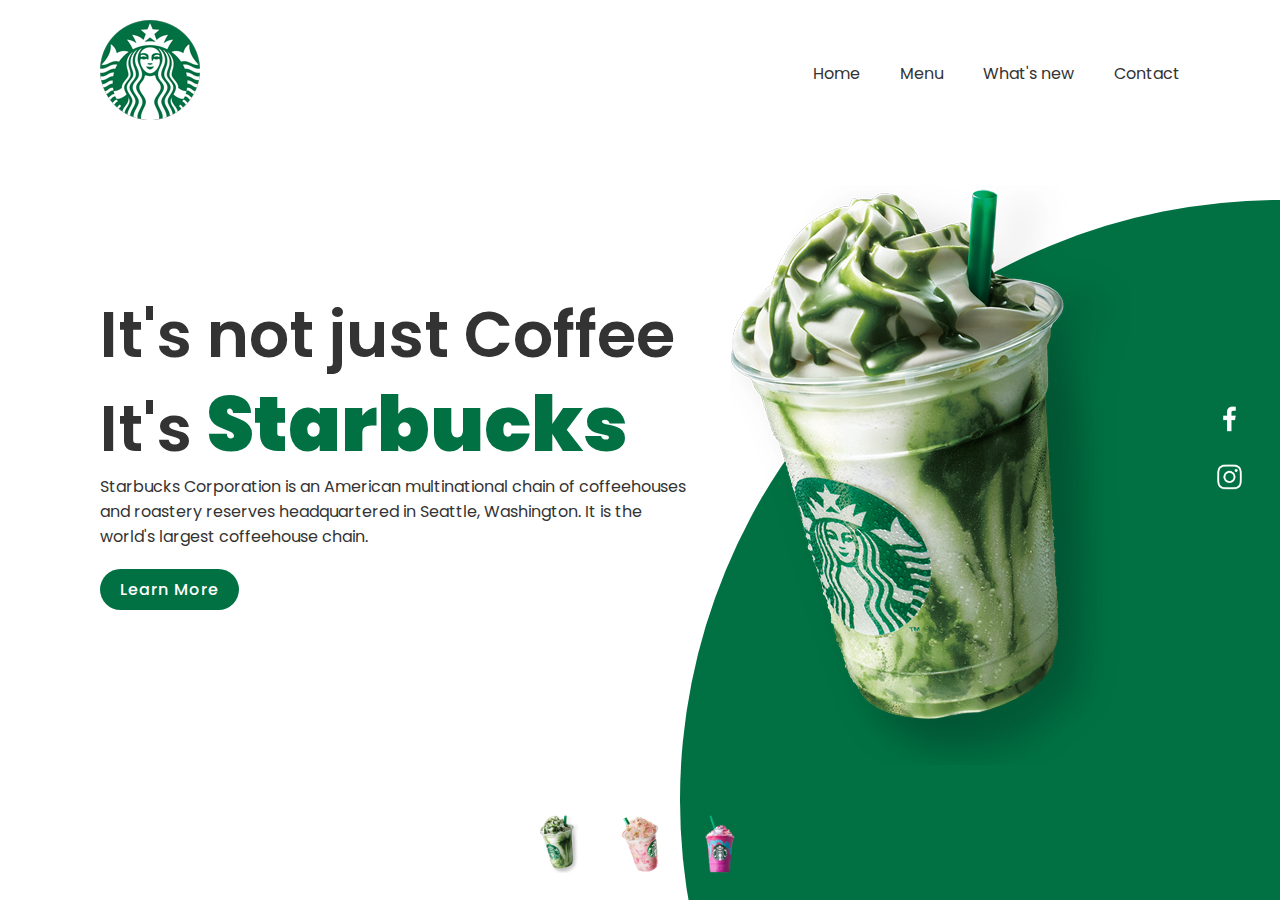
<file: Task 1 Landing Page/index.html>
<!DOCTYPE html>
<html lang="en">
    <head>
        <meta charset="UTF-8">
        <title>My Page</title>
        <link rel="stylesheet" href="style.css">
    </head>
    <body>
        <section>
            <div class="circle"></div>
            <header>
                <a href="#"><img src="logo.png" class="logo"></a>
                <ul>
                    <li><a href="#">Home</a></li>
                    <li><a href="#">Menu</a></li>
                    <li><a href="#">What's new</a></li>
                    <li><a href="#">Contact</a></li>
                </ul>
            </header>
            <div class="content">
             <div class="textbox">
                  
                  <h2>It's not just Coffee<br> It's <span>Starbucks</span></h2><p>Starbucks Corporation is an American multinational chain of coffeehouses and
                       roastery reserves headquartered in Seattle, Washington.
                       It is the world's largest coffeehouse chain.</p>
                  <a href="#">Learn More</a>
             </div>
                <div class="imgbox">
                    <img src="img1.png" class="starbucks">
                </div>
            </div>
              <ul class="thumb">
                <li><img src="thumb1.png" onclick="imgSlider('./img1');changeCircleColor('#017143')"></li>
                <li><img src="thumb2.png" onclick="imgSlider('./img2');changeCircleColor('#eb7495')"></li>
                <li><img src="thumb3.png" onclick="imgSlider('./img3');changeCircleColor('#d752b1')"></li>
              </ul>
              <ul class="sci">
                <li><a href="#"><img src="facebook.png"></a></li>
             
                <li><a href="#"><img src="instagram.png"></a></li> 
              </ul>
        </section>

        <script type="text/javascript">
            function imgSlider(anything){
    document.querySelector('.starbucks').src = anything;
  }
  function changeCircleColor(color){
      const circle= document.querySelector(".circle");
      circle.style.background = color;
  }

        </script>
              
     </body>
</html>
</file>
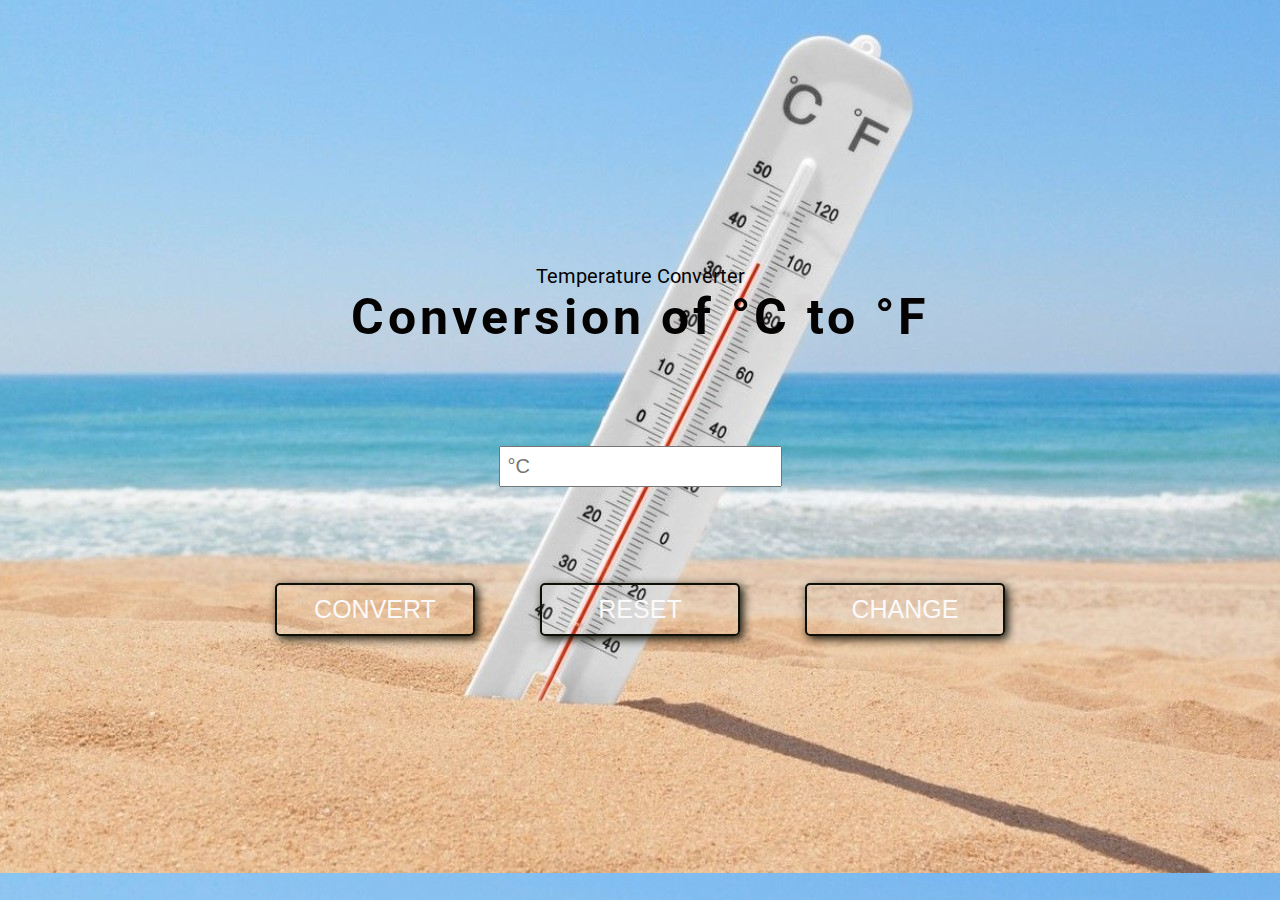
<file: Task 3 Convertor/index.html>
<!DOCTYPE html>
<html lang="en">

<head>
    <meta charset="UTF-8">
    <meta http-equiv="X-UA-Compatible" content="IE=edge">
    <meta name="viewport" content="width=device-width, initial-scale=1.0">
    <meta name="description" content="Converter Celsius to Fahrenheit" />
    <meta name="keywords" content="converter, calculator, celsius, fahrenheit" />
    <meta name="author" content="Piotr Maliga" />
    <title>Temperature Converter</title>
    <main>Temperature Converter</main>

    <link href="style.css" rel="stylesheet">

    <link rel="preconcert" href="https://fonts.gstatic.com">
    <link href="https://fonts.googleapis.com/css2?family=Roboto:wght@400;700&display=swap" rel="stylesheet">


    <script src="script.js" defer></script>
</head>

<body background="1.jpeg">
    
    <header>
        <label for="converter">Conversion of <span class="C">°C</span> to <span class="F">°F</span></label>
    </header>

    <div>
        <input type="text" id="converter" placeholder="°C">
    </div>

    <p class="result"></p>

    <div id="buttons">
        <button class="convertButton">Convert</button>
        <button class="resetButton">Reset</button>
        <button class="changeButton">Change</button>
    </div>
</body>

</html>
</file>
<file: Task 1 Landing Page/style.css>
@import url('https:///fonts.googleapis.com/css?family=poppins:200,300,400,500,600,700,800,900&display=swap');
*
{
    margin: 0;
    padding: 0;
    box-sizing: border-box;
    font-family: 'poppins', sans-serif;
}
section
{
    position: relative;
    width: 100%;
    min-height: 100vh;
    padding: 100px;
    display: flex;
    justify-content: space-between;
    align-items: center;
    background: #fff;
}
header
{
    position: absolute;
    top: 0;
    left: 0;
    width: 100%;
    padding: 20px 100px;
    display: flex;
    justify-content: space-between;
    align-items: center;
}
header.logo
{
    position: relative;
    max-width: 80px;
}
header ul
{
    position: relative;
    display: flex;
}
header ul li
{
    list-style: none;
}
header ul li a
{
    display: inline-block;
    color: #333;
    font-weight: 400;
    margin-left: 40px;
    text-decoration: none;
}
.content
{
    position: relative;
    width: 100%;
    display: flex;
    justify-content: space-between;
    align-items: center;
}
.content .textbox
{
    position: relative;
    max-width: 600px;
}
.content .textbox h2
{
    color: #333;
    font-size: 4em;
    line-height: 1.4em;
    font-weight: 600 ;
}
.content .textbox h2 span
{
    color: #017143;
    font-size: 1.2em;
    font-weight: 900;
}
.content .textbox p
{
    color: #333;
}
.content .textbox a
{
    display: inline-block;
    margin-top: 20px;
    padding: 8px 20px;
    background: #017143;
    color: #fff;
    border-radius: 40px;
    font-weight: 500;
    letter-spacing: 1px;
    text-decoration: none;
}
.content .imgbox
{
    width: 600px;
    display: flex;
    justify-content: flex-end;
    padding-right: 50px;
    margin-top: 50px;
}
.content .imgbox img
{
    max-width: 640px;
}
.thumb
{
    position: absolute;
    left: 50%;
    bottom: 20px;
    transform: translateX(-50%);
    display: flex;
}
.thumb li
{
    list-style: none;
    display: inline-block;
    margin: 0 20px;
    cursor: pointer;
    transition: 0.5s;
}
.thumb li :hover
{
    transform: translateY(-15px);
}
.thumb li img
{
    max-width: 40px;
}
.sci
{
    position: absolute;
    top: 50%;
    right: 30px;
    transform: translateY(-50%);
    display: flex;
    justify-content: center;
    align-items: center;
    flex-direction: column;
}
.sci li
{
    list-style: none;
}
.sci li a 
{
    display: inline-block;
    margin: 5px 0;
    transform: scale(0.6);
    filter: invert(1);
}
.circle
{
    position: absolute;
    top: 0;
    left: 0;
    width: 100%;
    height: 100%;
    background: #017143;
    clip-path: circle(600px at right 800px);
}
</file>
<file: Task 3 Convertor/style.css>
* {
    box-sizing: border-box;
    margin: 0;
    padding: 0;
  }
  :root {
    font-family: "Roboto", sans-serif;
    --color: rgb(14, 15, 6);
    --color2: rgb(251, 249, 249);
  
  }
  
  body {
    display: flex;
    justify-content: center;
    align-items: center;
    flex-direction: column;
    height: 100vh;
    color: rgb(5, 2, 2);
    font-size: 20px;
  
  }
  label {
    font-size: 50px;
    letter-spacing: 4px;
    font-weight: bold;
  }
  input {
    margin: 100px 0 10px;
    padding: 7px;
    font-size: 20px;
  }
  .result {
    margin: 10px 0 50px;
    font-size: 26px;
    color: rgb(7, 6, 6);
    letter-spacing: 1px;
    height: 1em;
    font-weight: bold;
  }
  
  button {
    width: 200px;
    margin: 0 30px;
    padding: 10px 30px;
    background: none;
    border: 2px solid var(--color);
    border-radius: 5px;
    color: var(--color2);
    font-size: 25px;
    transition: color 0.3s, box-shadow 0.3s;
    box-shadow: 3px 3px 10px var(--color);
    text-transform: uppercase;
    cursor: pointer;
  }
  button:hover {
    color: var(--color);
    box-shadow: 3px 3px 10px var(--color2);
  }
  
  
  /*  Media queries */
  @media screen and (max-width: 500px){
    label{
      font-size: 35px;
    }
  }
  @media screen and (max-width: 1100px) {
    button {
      display: flex;
      margin-bottom: 20px;
      justify-content: center;
    }
  }
</file>
